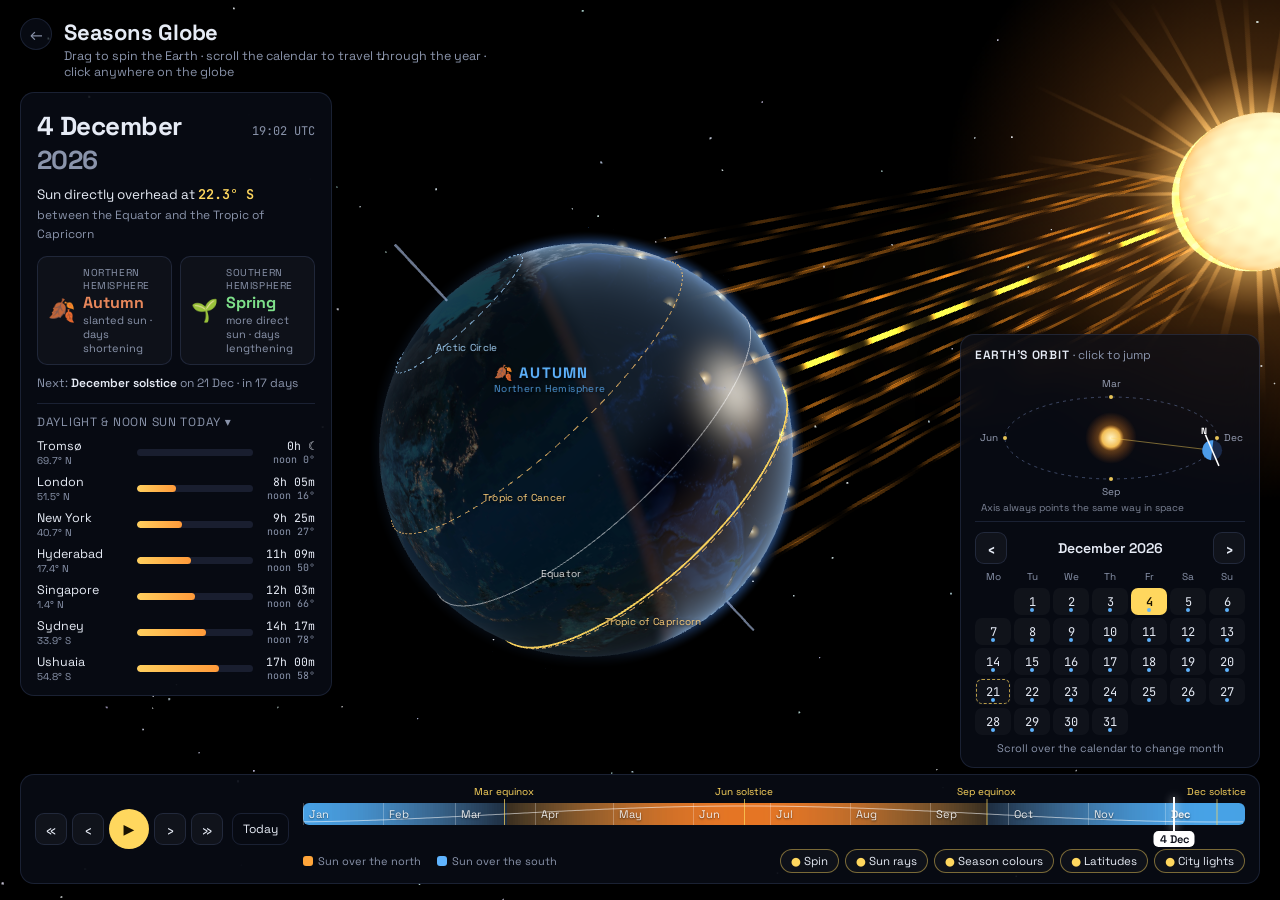
<file: earth-seasons/index.html>
<!DOCTYPE html>
<html lang="en">
<head>
<meta charset="UTF-8">
<meta name="viewport" content="width=device-width, initial-scale=1.0, viewport-fit=cover">
<title>Seasons Globe</title>
<meta name="description" content="An interactive 3D Earth that shows where the Sun's rays fall through the year: scroll the calendar to watch summer and winter move between the hemispheres.">
<link rel="icon" href="data:image/svg+xml,<svg xmlns='http://www.w3.org/2000/svg' viewBox='0 0 100 100'><text y='.9em' font-size='90'>🌍</text></svg>">
<link rel="preconnect" href="https://fonts.googleapis.com">
<link rel="preconnect" href="https://fonts.gstatic.com" crossorigin>
<link href="https://fonts.googleapis.com/css2?family=JetBrains+Mono:wght@400;600&family=Space+Grotesk:wght@400;500;600;700&display=swap" rel="stylesheet">
<link rel="stylesheet" href="style.css">
<script type="importmap">
{ "imports": { "three": "./vendor/three.module.min.js" } }
</script>
</head>
<body>
<canvas id="scene" aria-label="3D globe showing sunlight and seasons"></canvas>
<div id="labels" aria-hidden="true"></div>

<header class="brand">
  <a class="back" href="../" title="Back to portfolio">←</a>
  <div>
    <h1>Seasons Globe</h1>
    <p>Drag to spin the Earth · scroll the calendar to travel through the year · click anywhere on the globe</p>
  </div>
</header>

<section class="card info" id="info">
  <div class="date-row">
    <div class="date"><span id="dDay">1</span> <span id="dMonth">January</span> <span id="dYear" class="muted">2026</span></div>
    <div class="clock mono"><span id="dTime">12:00</span> UTC</div>
  </div>
  <p class="overhead">Sun directly overhead at <b id="subLat" class="mono">0.0°</b><br><span id="subNote" class="muted">over the Equator</span></p>

  <div class="hemis">
    <div class="hemi" id="hemiN">
      <span class="icon"></span>
      <div><small>Northern Hemisphere</small><strong></strong><em></em></div>
    </div>
    <div class="hemi" id="hemiS">
      <span class="icon"></span>
      <div><small>Southern Hemisphere</small><strong></strong><em></em></div>
    </div>
  </div>
  <p class="next" id="nextEvent"></p>

  <details class="cities" open>
    <summary>Daylight &amp; noon sun today</summary>
    <ul id="cities"></ul>
  </details>
</section>

<aside class="card side" id="side">
  <h2>Earth's orbit <span class="muted">· click to jump</span></h2>
  <canvas id="orbit" width="280" height="150"></canvas>
  <div class="cal" id="cal">
    <div class="cal-head">
      <button class="icon-btn" id="calPrev" aria-label="Previous month">‹</button>
      <span id="calTitle">January 2026</span>
      <button class="icon-btn" id="calNext" aria-label="Next month">›</button>
    </div>
    <div class="cal-grid" id="calGrid"></div>
    <p class="hint">Scroll over the calendar to change month</p>
  </div>
</aside>

<button class="icon-btn drawer-btn" id="drawerBtn" aria-label="Show orbit and calendar">📅</button>

<footer class="timeline" id="timeline">
  <div class="controls">
    <button class="icon-btn" id="prevMonth" aria-label="Previous month">«</button>
    <button class="icon-btn" id="prevDay" aria-label="Previous day">‹</button>
    <button class="icon-btn play" id="play" aria-label="Play the year">▶</button>
    <button class="icon-btn" id="nextDay" aria-label="Next day">›</button>
    <button class="icon-btn" id="nextMonth" aria-label="Next month">»</button>
    <button class="today" id="today">Today</button>
  </div>
  <div class="track" id="track" role="slider" tabindex="0" aria-label="Day of year" aria-valuemin="1">
    <canvas id="trackBg"></canvas>
    <div class="months" id="months"></div>
    <div class="events" id="events"></div>
    <div class="playhead" id="playhead"><span id="playLabel"></span></div>
  </div>
  <div class="foot-row">
    <div class="legend">
      <span><i class="sw warm"></i>Sun over the north</span>
      <span><i class="sw cool"></i>Sun over the south</span>
      <span>Scroll or drag the bar · ← → keys · space to play</span>
    </div>
    <div class="toggles" id="toggles">
      <button data-k="spin" class="on">Spin</button>
      <button data-k="rays" class="on">Sun rays</button>
      <button data-k="tint" class="on">Season colours</button>
      <button data-k="lines" class="on">Latitudes</button>
      <button data-k="lights" class="on">City lights</button>
    </div>
  </div>
</footer>

<div class="pin-tip" id="pinTip" hidden></div>
<div class="loading" id="loading">Loading Earth…</div>

<script type="module" src="app.js"></script>
</body>
</html>
</file>
<file: earth-seasons/style.css>
:root {
  --bg: #03050b;
  --card: rgba(10, 14, 26, 0.72);
  --border: rgba(140, 170, 255, 0.14);
  --text: #e6ebf5;
  --muted: #8a94ab;
  --warm: #ffa53a;
  --warm-soft: rgba(255, 165, 58, 0.16);
  --cool: #5fb4ff;
  --cool-soft: rgba(95, 180, 255, 0.16);
  --spring: #7ee08a;
  --autumn: #e8875b;
  --sun: #ffd75e;
  --radius: 14px;
}

* { box-sizing: border-box; margin: 0; padding: 0; }
html, body { height: 100%; }
body {
  background: var(--bg);
  color: var(--text);
  font-family: 'Space Grotesk', system-ui, sans-serif;
  overflow: hidden;
  -webkit-font-smoothing: antialiased;
}
button { font: inherit; color: inherit; }
.mono { font-family: 'JetBrains Mono', ui-monospace, monospace; }
.muted { color: var(--muted); }

#scene { position: fixed; inset: 0; width: 100%; height: 100%; display: block; touch-action: none; cursor: grab; }
#scene:active { cursor: grabbing; }

.card {
  position: fixed;
  background: var(--card);
  border: 1px solid var(--border);
  border-radius: var(--radius);
  backdrop-filter: blur(14px) saturate(1.2);
  -webkit-backdrop-filter: blur(14px) saturate(1.2);
  box-shadow: 0 10px 40px rgba(0, 0, 0, 0.35);
}

/* ── Header ── */
.brand { position: fixed; top: 18px; left: 20px; display: flex; gap: 12px; align-items: flex-start; pointer-events: none; }
.brand > * { pointer-events: auto; }
.brand h1 { font-size: 22px; font-weight: 700; letter-spacing: -0.01em; }
.brand p { font-size: 12.5px; color: var(--muted); max-width: 440px; margin-top: 2px; }
.back {
  display: grid; place-items: center; width: 32px; height: 32px; border-radius: 50%;
  border: 1px solid var(--border); color: var(--muted); text-decoration: none; background: var(--card);
}
.back:hover { color: var(--text); }

/* ── Info card ── */
.info { top: 92px; left: 20px; width: 312px; padding: 16px 16px 12px; max-height: calc(100vh - 92px - 140px); overflow-y: auto; }
.date-row { display: flex; justify-content: space-between; align-items: baseline; gap: 8px; }
.date { font-size: 26px; font-weight: 700; letter-spacing: -0.02em; }
.clock { font-size: 12px; color: var(--muted); white-space: nowrap; }
.overhead { margin-top: 8px; font-size: 13.5px; line-height: 1.45; }
.overhead b { color: var(--sun); font-weight: 600; }
.overhead .muted { font-size: 12px; }

.hemis { display: grid; grid-template-columns: 1fr 1fr; gap: 8px; margin-top: 12px; }
.hemi {
  display: flex; gap: 8px; align-items: center; padding: 9px 10px; border-radius: 10px;
  border: 1px solid var(--border); background: rgba(255, 255, 255, 0.03); transition: background .3s, border-color .3s;
}
.hemi .icon { font-size: 22px; line-height: 1; }
.hemi small { display: block; font-size: 10px; color: var(--muted); text-transform: uppercase; letter-spacing: .06em; }
.hemi strong { display: block; font-size: 16px; }
.hemi em { display: block; font-style: normal; font-size: 11px; color: var(--muted); }
.hemi.summer { background: var(--warm-soft); border-color: rgba(255, 165, 58, .45); }
.hemi.summer strong { color: var(--warm); }
.hemi.winter { background: var(--cool-soft); border-color: rgba(95, 180, 255, .45); }
.hemi.winter strong { color: var(--cool); }
.hemi.spring strong { color: var(--spring); }
.hemi.autumn strong { color: var(--autumn); }

.next { margin-top: 10px; font-size: 12px; color: var(--muted); }
.next b { color: var(--text); font-weight: 600; }

.cities { margin-top: 12px; border-top: 1px solid var(--border); padding-top: 10px; }
.cities summary { font-size: 12px; text-transform: uppercase; letter-spacing: .06em; color: var(--muted); cursor: pointer; list-style: none; }
.cities summary::after { content: ' ▾'; }
.cities:not([open]) summary::after { content: ' ▸'; }
.cities ul { list-style: none; margin-top: 8px; display: grid; gap: 7px; }
.cities li { display: grid; grid-template-columns: 92px 1fr 54px; gap: 8px; align-items: center; font-size: 12.5px; }
.cities li .name small { display: block; color: var(--muted); font-size: 10px; }
.bar { height: 7px; border-radius: 4px; background: rgba(120, 140, 200, 0.16); overflow: hidden; }
.bar i { display: block; height: 100%; border-radius: 4px; background: linear-gradient(90deg, #ffcf5e, #ff9a3a); transition: width .25s; }
.cities li .hrs { text-align: right; font-family: 'JetBrains Mono', monospace; font-size: 11.5px; }
.cities li .hrs small { display: block; color: var(--muted); font-size: 10px; }

/* ── Side panel ── */
.side { bottom: 132px; right: 20px; width: 300px; padding: 12px 14px; }
.side h2 { font-size: 12px; font-weight: 600; text-transform: uppercase; letter-spacing: .06em; }
.side h2 .muted { text-transform: none; letter-spacing: 0; font-weight: 400; }
#orbit { width: 272px; height: 150px; display: block; margin: 4px auto 2px; cursor: pointer; }
.cal { border-top: 1px solid var(--border); padding-top: 10px; margin-top: 4px; }
.cal-head { display: flex; justify-content: space-between; align-items: center; font-weight: 600; font-size: 14px; }
.cal-grid { display: grid; grid-template-columns: repeat(7, 1fr); gap: 3px; margin-top: 6px; }
.cal-grid .dow { font-size: 10px; text-align: center; color: var(--muted); padding-bottom: 2px; }
.cal-grid button {
  position: relative; height: 27px; border: 0; border-radius: 7px; background: rgba(255, 255, 255, 0.035);
  font-size: 12px; cursor: pointer; font-family: 'JetBrains Mono', monospace;
}
.cal-grid button::after {
  content: ''; position: absolute; left: 50%; bottom: 3px; width: 4px; height: 4px; margin-left: -2px; border-radius: 50%;
  background: var(--dot, transparent);
}
.cal-grid button:hover { background: rgba(255, 255, 255, 0.1); }
.cal-grid button.sel { background: var(--sun); color: #1a1200; font-weight: 600; }
.cal-grid button.event { outline: 1px dashed rgba(255, 215, 94, .7); outline-offset: -2px; }
.hint { font-size: 11px; color: var(--muted); text-align: center; margin-top: 6px; }

.icon-btn {
  width: 32px; height: 32px; border-radius: 9px; border: 1px solid var(--border); background: rgba(255, 255, 255, 0.04);
  cursor: pointer; display: inline-grid; place-items: center; font-size: 15px; line-height: 1;
}
.icon-btn:hover { background: rgba(255, 255, 255, 0.1); }
.drawer-btn { display: none; position: fixed; top: 18px; right: 16px; background: var(--card); }

/* ── Toggles ── */
.toggles { display: flex; gap: 6px; flex-wrap: wrap; justify-content: flex-end; }
.toggles button {
  padding: 4px 10px; border-radius: 999px; border: 1px solid var(--border); background: rgba(255, 255, 255, 0.03);
  font-size: 11.5px; cursor: pointer; color: var(--muted);
}
.toggles button::before { content: '○ '; }
.toggles button.on { color: var(--text); border-color: rgba(255, 215, 94, 0.45); }
.toggles button.on::before { content: '● '; color: var(--sun); }

/* ── Timeline ── */
.timeline {
  position: fixed; left: 20px; right: 20px; bottom: 16px; padding: 10px 14px 10px;
  background: var(--card); border: 1px solid var(--border); border-radius: var(--radius);
  backdrop-filter: blur(14px); -webkit-backdrop-filter: blur(14px);
  display: grid; grid-template-columns: auto 1fr; grid-template-rows: auto auto; column-gap: 14px; row-gap: 6px; align-items: center;
}
.controls { display: flex; gap: 5px; align-items: center; grid-row: 1 / span 2; }
.controls .play { width: 40px; height: 40px; border-radius: 50%; background: var(--sun); color: #1a1200; border: 0; font-size: 14px; }
.controls .play:hover { background: #ffe38c; }
.today { margin-left: 4px; padding: 0 10px; height: 32px; border-radius: 9px; border: 1px solid var(--border); background: transparent; cursor: pointer; font-size: 12px; }
.today:hover { background: rgba(255, 255, 255, 0.08); }

.track { position: relative; height: 54px; cursor: pointer; touch-action: none; outline: none; user-select: none; }
.track:focus-visible { box-shadow: 0 0 0 2px rgba(255, 215, 94, .5); border-radius: 8px; }
#trackBg { position: absolute; left: 0; right: 0; top: 18px; height: 22px; width: 100%; border-radius: 6px; }
.months { position: absolute; inset: 0; pointer-events: none; }
.months span {
  position: absolute; top: 18px; height: 22px; border-left: 1px solid rgba(255, 255, 255, 0.25);
  font-size: 11px; padding-left: 5px; line-height: 22px; color: rgba(255, 255, 255, 0.9); text-shadow: 0 1px 2px rgba(0,0,0,.6);
}
.months span.cur { font-weight: 700; }
.events { position: absolute; inset: 0; pointer-events: none; }
.events span {
  position: absolute; top: 0; transform: translateX(-50%); font-size: 10px; color: var(--sun); white-space: nowrap;
}
.events span::after {
  content: ''; position: absolute; left: 50%; top: 14px; width: 1px; height: 26px; background: rgba(255, 215, 94, .7);
}
.playhead { position: absolute; top: 12px; width: 2px; height: 34px; margin-left: -1px; background: #fff; box-shadow: 0 0 10px #fff; pointer-events: none; }
.playhead span {
  position: absolute; top: 34px; left: 50%; transform: translateX(-50%); font-size: 11px; font-weight: 600; white-space: nowrap;
  background: #fff; color: #0a0d18; padding: 1px 6px; border-radius: 5px;
}
.foot-row { display: flex; justify-content: space-between; align-items: center; gap: 12px; margin-top: 4px; }
.legend { display: flex; gap: 16px; font-size: 11px; color: var(--muted); flex-wrap: wrap; }
.legend .sw { display: inline-block; width: 10px; height: 10px; border-radius: 3px; margin-right: 5px; vertical-align: -1px; }
.sw.warm { background: var(--warm); }
.sw.cool { background: var(--cool); }

/* ── Globe labels ── */
#labels { position: fixed; inset: 0; pointer-events: none; overflow: hidden; }
.lbl {
  position: absolute; left: 0; top: 0; white-space: nowrap; transform-origin: 0 0; will-change: transform, opacity;
  font-size: 11px; color: rgba(255, 255, 255, 0.85); text-shadow: 0 1px 3px rgba(0, 0, 0, .9);
}
.lbl.line { font-size: 10px; letter-spacing: .03em; }
.lbl.line.tropic { color: #ffcf7a; }
.lbl.line.polar { color: #a8d8ff; }
.lbl.season { font-size: 15px; font-weight: 700; letter-spacing: .08em; text-transform: uppercase; }
.lbl.season small { display: block; font-size: 10px; font-weight: 400; letter-spacing: .04em; text-transform: none; opacity: .85; }
.lbl.season.warm { color: var(--warm); }
.lbl.season.cool { color: var(--cool); }
.lbl.season.neutral { color: #d8e2f0; }
.lbl.sunpt { font-size: 11.5px; font-weight: 600; color: var(--sun); }

.pin-tip {
  position: fixed; left: 0; top: 0; z-index: 5; min-width: 190px; padding: 10px 12px; font-size: 12px; line-height: 1.5;
  background: rgba(8, 11, 22, .92); border: 1px solid var(--border); border-radius: 10px; pointer-events: auto;
}
.pin-tip b { font-size: 13px; }
.pin-tip .close { position: absolute; top: 4px; right: 6px; border: 0; background: none; cursor: pointer; color: var(--muted); font-size: 14px; }
.pin-tip .s-summer { color: var(--warm); } .pin-tip .s-winter { color: var(--cool); }
.pin-tip .s-spring { color: var(--spring); } .pin-tip .s-autumn { color: var(--autumn); }

.loading {
  position: fixed; inset: 0; display: grid; place-items: center; background: var(--bg); color: var(--muted);
  font-size: 14px; letter-spacing: .05em; transition: opacity .6s; z-index: 10;
}
.loading.done { opacity: 0; pointer-events: none; }

/* ── Small screens ── */
@media (max-width: 1360px) {
  .legend span:last-child { display: none; }
}
@media (max-width: 1100px) {
  .info { width: 280px; }
  .side { width: 270px; }
  #orbit { width: 242px; height: 136px; }
  .legend { display: none; }
  .foot-row { justify-content: flex-start; }
}
@media (max-height: 760px) and (min-width: 821px) {
  .side .cal { display: none; }
}
@media (max-width: 820px) {
  .brand { top: 12px; left: 16px; right: 64px; }
  .brand h1 { font-size: 18px; }
  .brand p { font-size: 11px; }
  .info {
    top: auto; left: 16px; right: 16px; width: auto; bottom: 150px; padding: 10px 12px; max-height: 36vh;
  }
  .overhead br, .overhead .muted, .hemi em, .next { display: none; }
  .date { font-size: 20px; }
  .overhead { font-size: 12.5px; margin-top: 4px; }
  .hemis { margin-top: 8px; }
  .hemi { padding: 6px 8px; }
  .hemi strong { font-size: 14px; }
  .cities:not([open]) ul { display: none; }
  .side { top: 64px; bottom: auto; right: 16px; left: 16px; width: auto; display: none; z-index: 4; }
  .side.open { display: block; }
  .drawer-btn { display: inline-grid; top: 12px; }
  .foot-row { justify-content: center; }
  .toggles { flex-wrap: nowrap; overflow-x: auto; justify-content: flex-start; max-width: 100%; scrollbar-width: none; }
  .toggles::-webkit-scrollbar { display: none; }
  .toggles button { padding: 3px 8px; font-size: 10.5px; white-space: nowrap; flex: none; }
  .timeline { left: 10px; right: 10px; bottom: 8px; grid-template-columns: minmax(0, 1fr); padding: 8px 10px; row-gap: 2px; }
  .foot-row { min-width: 0; }
  .controls .icon-btn { width: 30px; height: 30px; }
  .controls .play { width: 36px; height: 36px; }
  .track { height: 50px; }
  .controls { grid-row: auto; justify-content: center; }
  .legend { display: none; }
  .months span { font-size: 9px; padding-left: 2px; }
  .events span { font-size: 0; }
}
</file>
